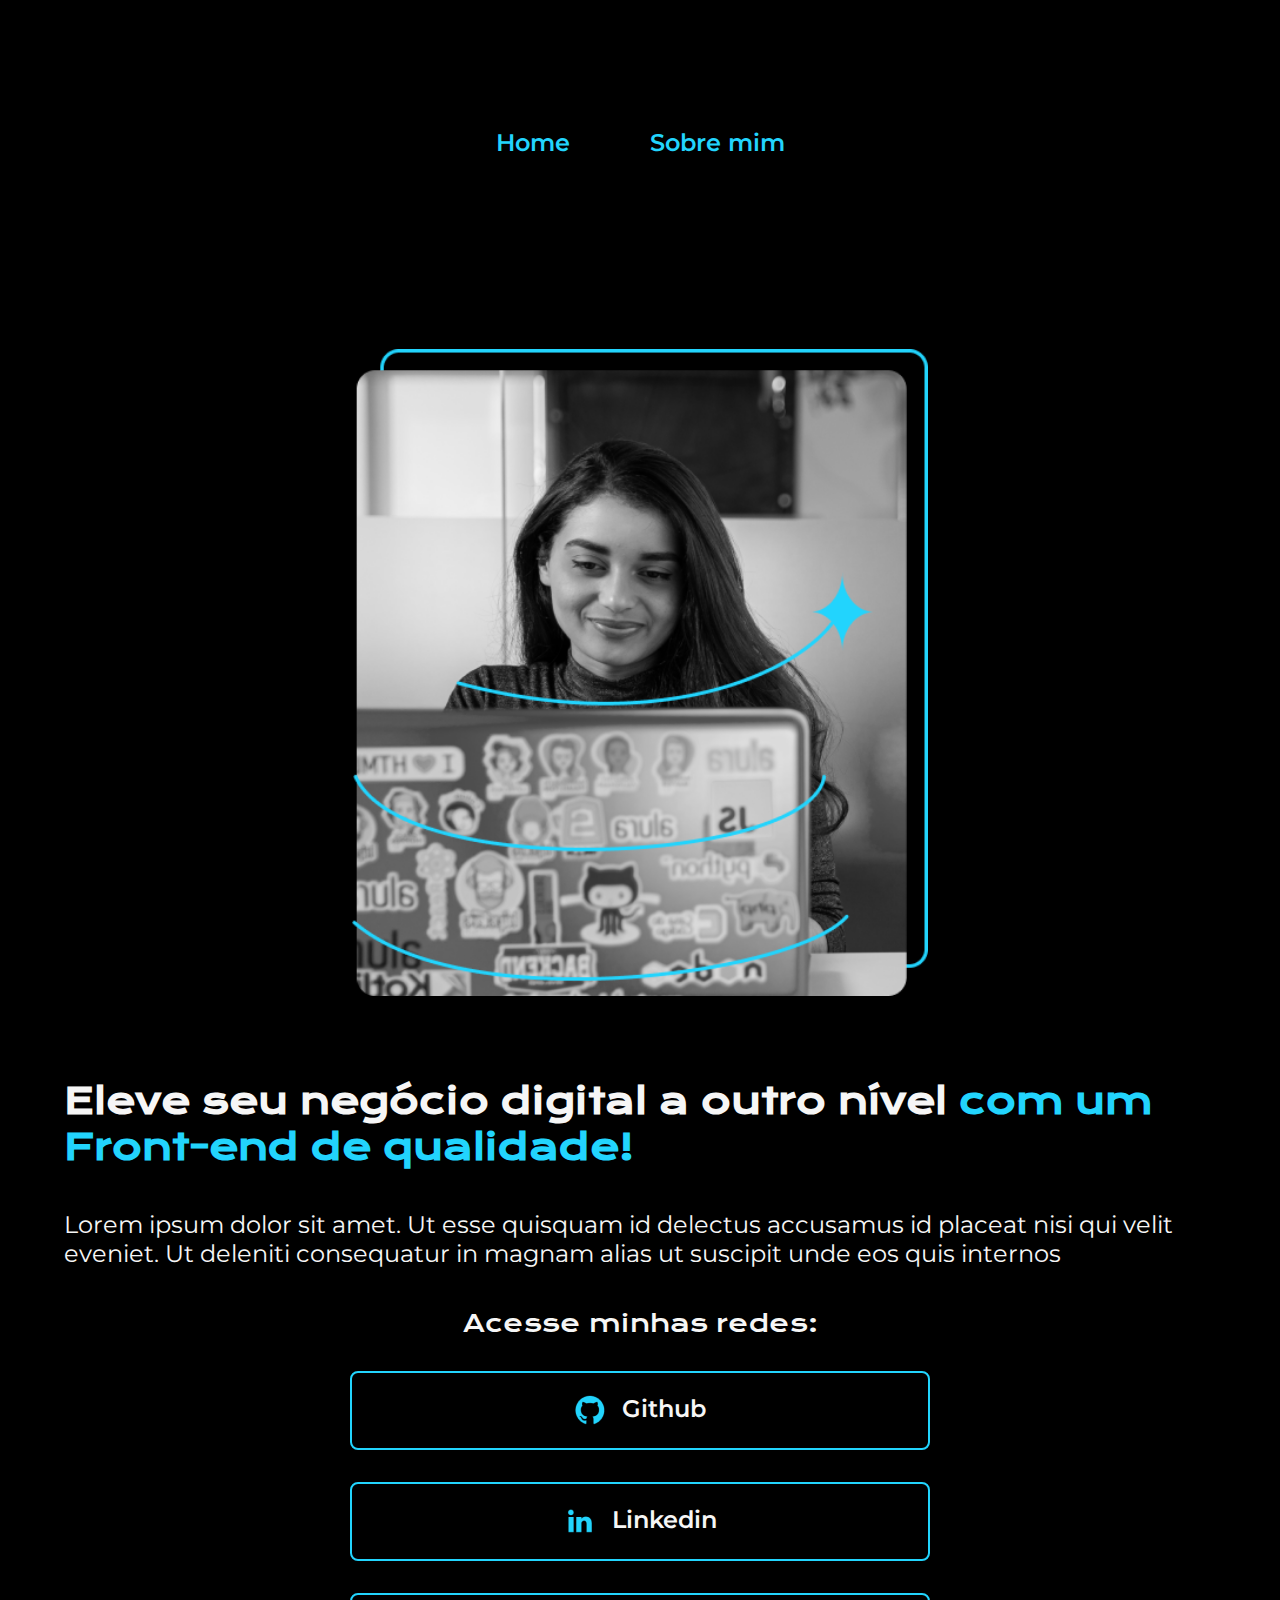
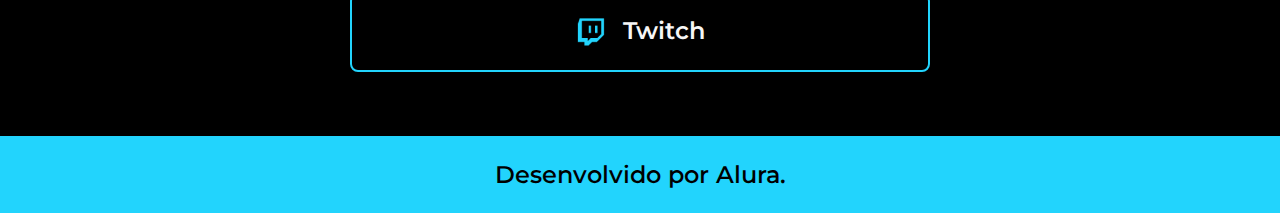
<file: index.html>
<!DOCTYPE html>
<html lang="pt-br">
<head>
    <meta charset="UTF-8">
    <meta name="viewport" content="width=device-width, initial-scale=1.0">
    <title>Portfolio</title>
    <link rel="stylesheet" href="./style/portfolio.css"><!--Add css-->
</head>
<body>
    <header class="header">
        <nav class="header__menu"><!--para navegacao interna na pag-->
            <a class="header__menu__link" href="index.html">Home</a>
            <a class="header__menu__link" href="about.html">Sobre mim</a>
        </nav>
    </header>
    <main class="apresentacao">
        <section class="texto">
            <h1 class="titulo">Eleve seu negócio digital a outro nível<strong> com um Front-end de qualidade!</strong></h1>
            <p class="paragrafo">Lorem ipsum dolor sit amet. Ut esse quisquam id delectus accusamus id placeat nisi qui velit eveniet. Ut deleniti consequatur in magnam alias ut suscipit unde eos quis internos</p>
            <div class="links">
                <h2 class="subtitulo">Acesse minhas redes:</h2>
                <a class="links__link" href="https://github.com/" target="_blank"><!--target blank abre o link em outra pag-->
                    <img src="./assets/LogoGithub.png" alt="Logo GitHub">  
                    Github
                </a>
                <a class="links__link" href="https://www.linkedin.com/" target="_blank">    
                <img src="./assets/Logolinkedin.png" alt="Logo Linkedin">
                    Linkedin
                </a>
                <a class="links__link" href="https://www.twitch.tv/" target="_blank">
                <img src="./assets/LogoTwitch.png">
                    Twitch
                </a>
            </div>
        </section>
        <img class="imagem__mulher"     src="./assets/Imagem.png" alt="Foto de mulher em frente ao notebook">
    </main>
    <footer class="footer">
        <p>Desenvolvido por Alura.</p>
    </footer>
</body> 
</html>
</file>
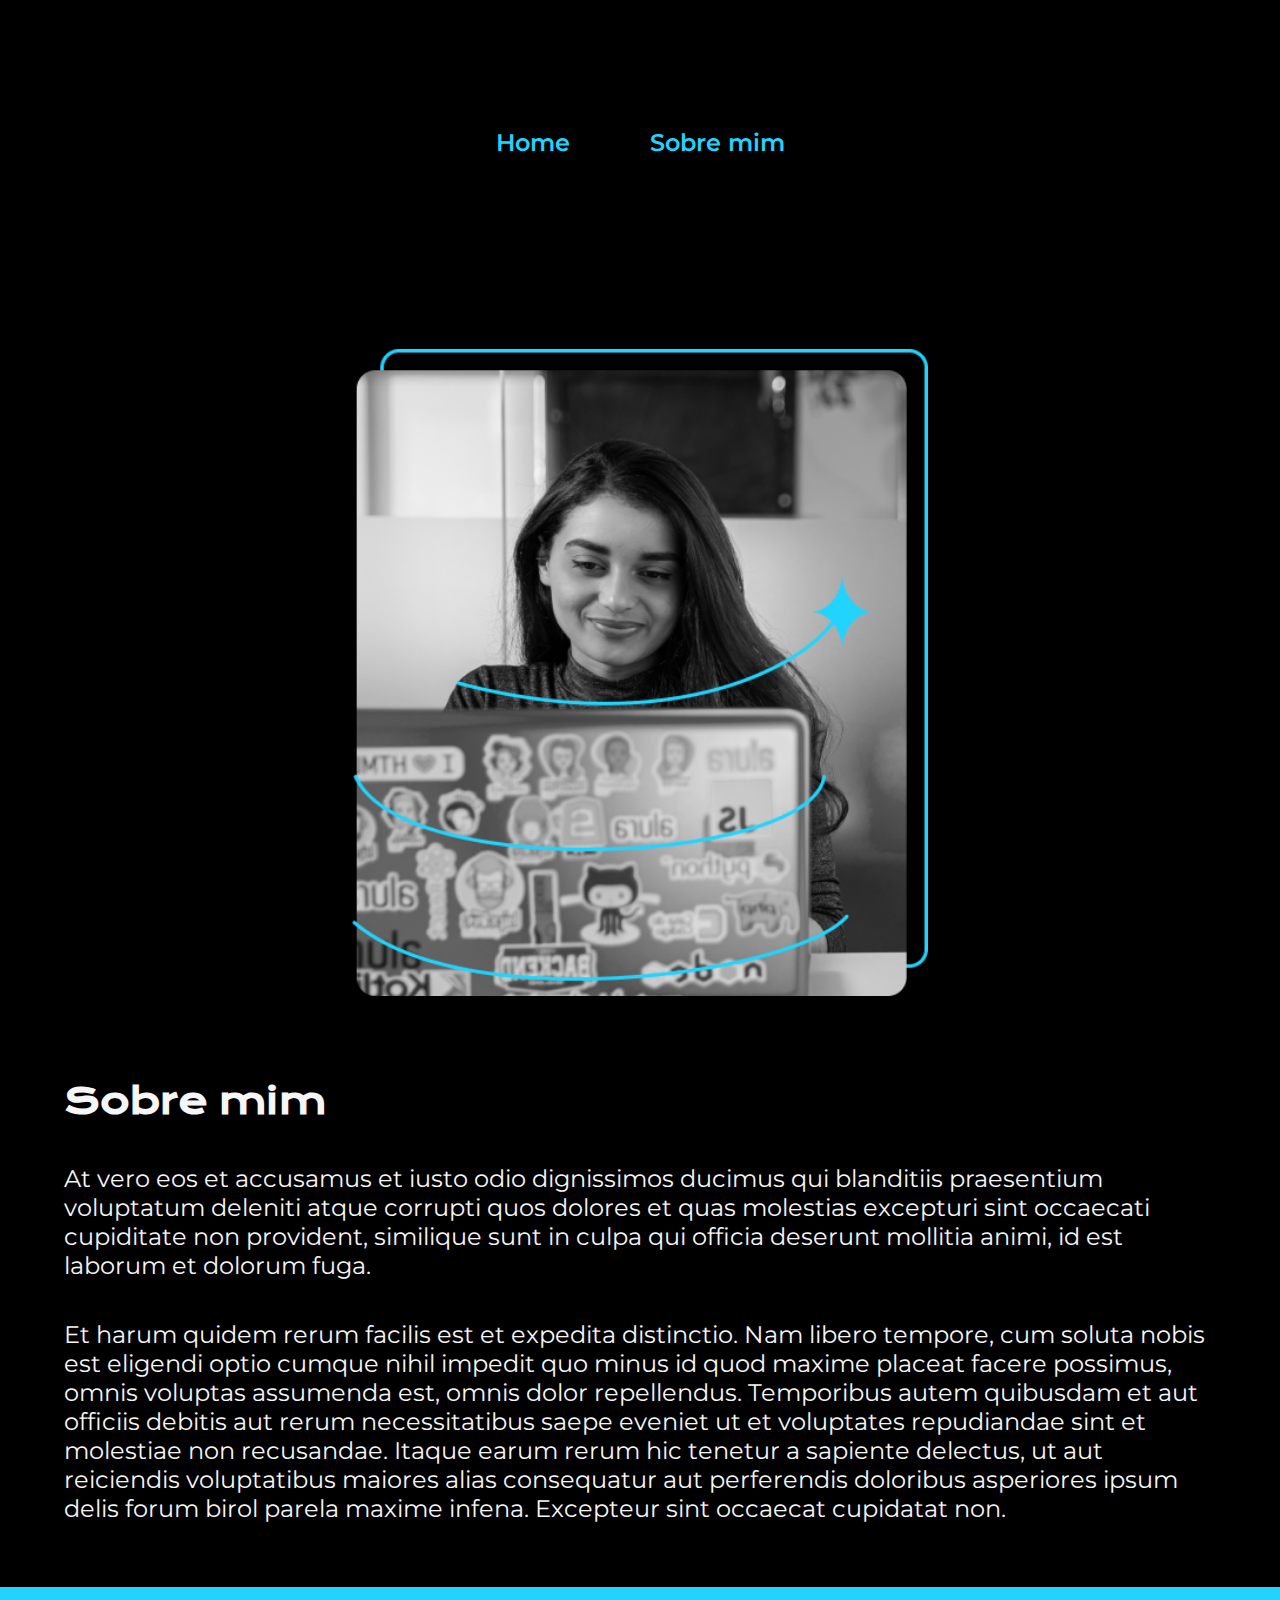
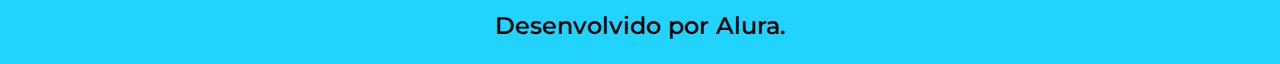
<file: about.html>
<!DOCTYPE html>
<html lang="pt-br">
<head>
    <meta charset="UTF-8">
    <meta name="viewport" content="width=device-width, initial-scale=1.0">
    <title>Sobre mim</title>
    <link rel="stylesheet" href="./style/portfolio.css">
</head>
<body>
    <header class="header">
        <nav class="header__menu"><!--para navegacao interna na pag-->
            <a class="header__menu__link" href="index.html">Home</a>
            <a class="header__menu__link" href="about.html">Sobre mim</a>
        </nav>
    </header>
    <main class="apresentacao">
        <section class="texto">
        <h1 class="titulo">Sobre mim</h1>
        <p class="paragrafo">At vero eos et accusamus et iusto odio dignissimos ducimus qui blanditiis praesentium voluptatum deleniti atque corrupti quos dolores et quas molestias excepturi sint occaecati cupiditate non provident, similique sunt in culpa qui officia deserunt mollitia animi, id est laborum et dolorum fuga.</p>
        <p class="paragrafo">Et harum quidem rerum facilis est et expedita distinctio. Nam libero tempore, cum soluta nobis est eligendi optio cumque nihil impedit quo minus id quod maxime placeat facere possimus, omnis voluptas assumenda est, omnis dolor repellendus. Temporibus autem quibusdam et aut officiis debitis aut rerum necessitatibus saepe eveniet ut et voluptates repudiandae sint et molestiae non recusandae. Itaque earum rerum hic tenetur a sapiente delectus, ut aut reiciendis voluptatibus maiores alias consequatur aut perferendis doloribus asperiores ipsum delis forum birol parela maxime infena. Excepteur sint occaecat cupidatat non.
        </p>
        </section>
        <img class="imagem__mulher" src="./assets/Imagem.png"  alt="Mulher na frente de notebook">
    </main>
    <footer class="footer">
        <p>Desenvolvido por Alura.</p>
    </footer>
</body>
</html>
</file>
<file: style/portfolio.css>
@import url('https://fonts.googleapis.com/css2?family=Krona+One&family=Montserrat&display=swap');
@import url('https://fonts.googleapis.com/css2?family=Krona+One&family=Montserrat:wght@600&display=swap');
*{
    margin: 0;/* para tirar os espacamentos*/
    padding: 0;
}

:root{/*criar variaveis globais*/
--cor-primaria : #000000;
--cor-secundaria: #f6f6f6;
--cor-terciaria: #22d4fd;
--cor-hover: #272727;
/*para criar variaveis --nome: valor*/
--fonte-primaria: 'Krona One', sans-serif;
--fonte-secundaria: 'Montserrat', sans-serif;
}

.header{
    padding-top: 73px;
    padding-left: 15%;
}

.header__menu{
    display: flex;
    gap: 80px;
}

.header__menu__link{
font-family: var(--fonte-secundaria);
font-size: 1.5rem;
font-weight: 600;
color: var(--cor-terciaria);
text-decoration: none;
}

body{
    box-sizing: border-box;
    background-color: var(--cor-primaria);
    color: var(--cor-secundaria);
}
strong{
    color: var(--cor-terciaria);
}
.apresentacao{
    padding: 5% 15%;
    display: flex;/*mostra o sentido que os itens sao mostrados, padrao: linear*/
    align-items: center;
    justify-content: space-between;
    gap: 82px;
}
.texto{
    width: 50%;
    display: flex;
    flex-direction: column;
    gap: 40px;
}
.titulo{
    font-family: var(--fonte-primaria);
    /*font-size: 36px;// 1 rem = 16 pixels*/
    font-size:2.25rem;
}
.paragrafo{
    font-family: var(--fonte-secundaria);
    font-size: 1.5rem;
}
.links{
    display: flex;
    flex-direction: column;
    justify-content: space-between;
    align-items: center;
    gap: 32px;/* separa os itens em 32 px*/
}
.subtitulo{
    font-family: var(--fonte-primaria);
    font-weight: 400;
    font-size: 1.5rem;
}
.links__link{
    color: var(--cor-secundaria);
    border: 2px solid  var(--cor-terciaria);
    font-family: var(--fonte-secundaria);
    display: flex;
    justify-content: center;
    font-weight: 600;
    gap: 16px;
    width: 50%;
    text-align: center;/*alinha txt no centro do botao*/
    border-radius: 8px;/*deixa o botao arredondado*/
    padding: 21.5px 0;/*add uma margen verticalmente e 0 de margem horizontal*/
    font-size: 1.5rem;
    text-decoration: none;/*tira o sublinhado de baixo de link*/
}

.links__link:hover{
    background-color: var(--cor-hover);
}

.imagem__mulher{
    width: 50%;
}

.footer{
    color: var(--cor-primaria);
    background-color: var(--cor-terciaria);
    font-size: 1.5rem;
    font-family: var(--fonte-secundaria);
    font-weight: 550;
    padding: 24px;
    text-align: center;
}

@media (max-width: 1400px){

    .header{
        padding: 10%;
    }

    .header__menu{
        justify-content: center;
    }

    .apresentacao{
        flex-direction: column-reverse;
        padding: 5%;
    }

    .texto{
        width: auto;
    }

}
</file>
